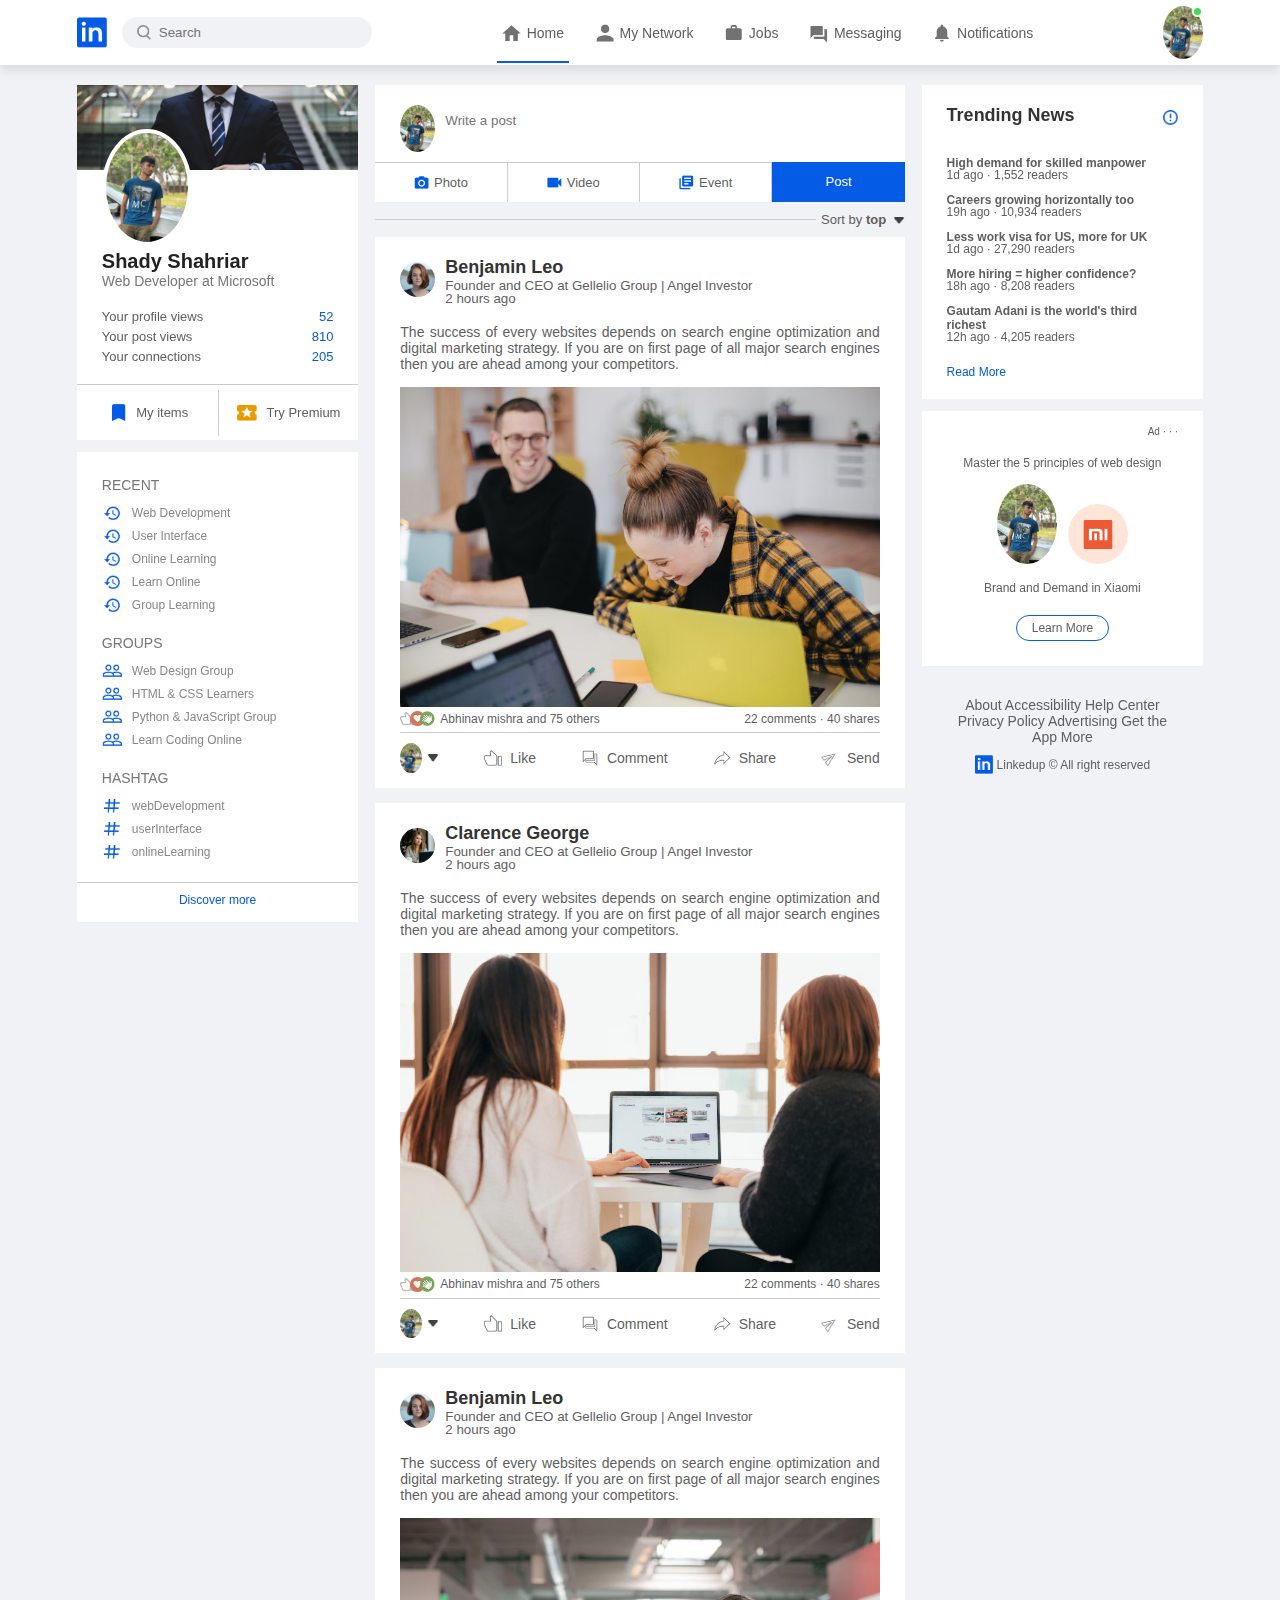
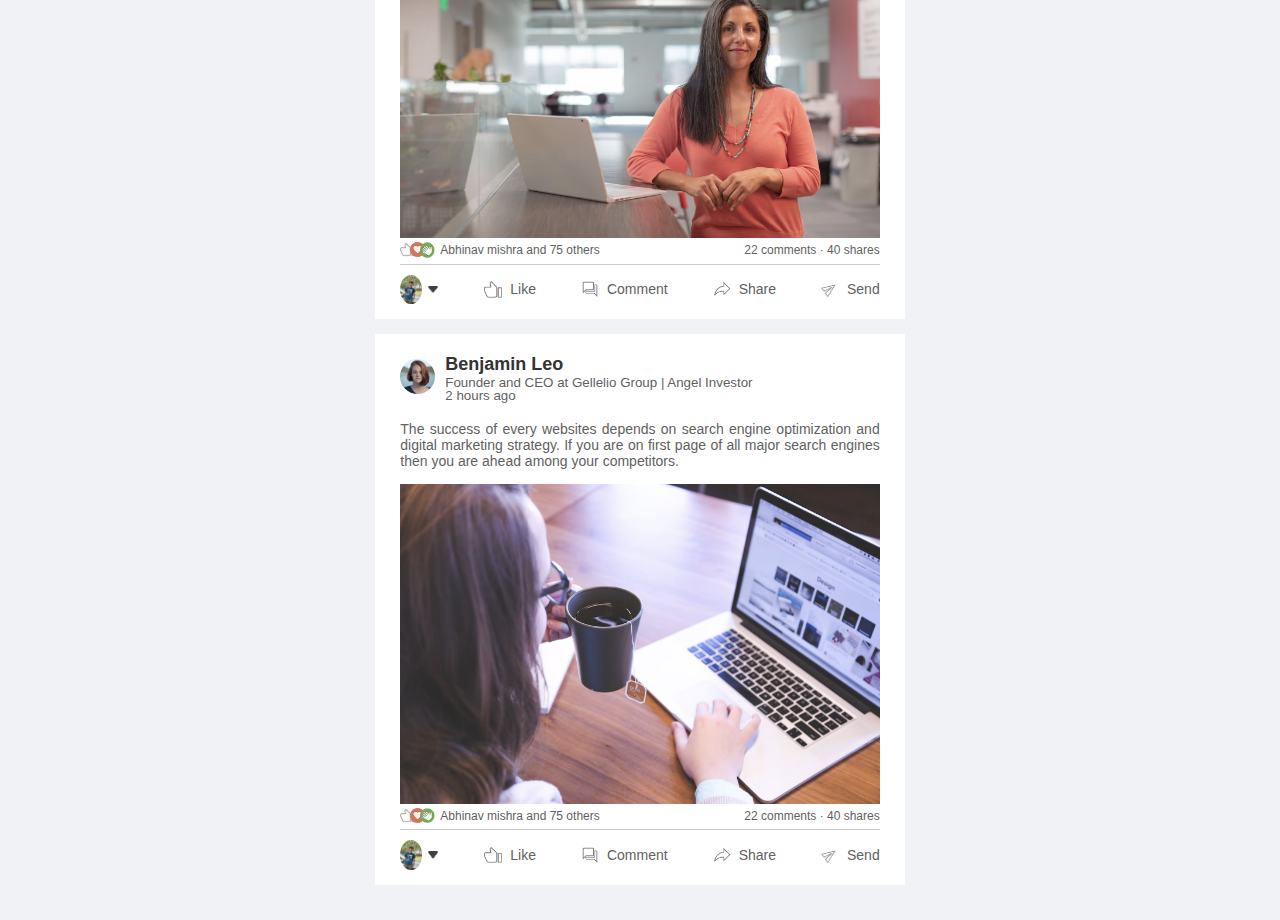
<file: index.html>
<!DOCTYPE html>
<html lang="en">
<head>
    <meta charset="UTF-8">
    <meta http-equiv="X-UA-Compatible" content="IE=edge">
    <meta name="viewport" content="width=device-width, initial-scale=1.0">
    <title>Linkedin Clone by Shady</title>
    <link rel="stylesheet" href="style.css">
</head>
<body>
    
    <nav class="navbar">
        <div class="navbar-left">
            <a href="index.html" class="logo"><img src="images/logo.png" alt=""></a>

            <div class="search-box">
                <img src="images/search.png" alt="">
                <input type="text" placeholder="Search">
            </div>

        </div>
        <div class="navbar-center">
            <ul>
                <li><a href="#" class="active-link"><img src="images/home.png" alt=""><span>Home</span></a></li>
                <li><a href="#"><img src="images/network.png" alt=""><span>My Network</span></a></li>
                <li><a href="#"><img src="images/jobs.png" alt=""><span>Jobs</span></a></li>
                <li><a href="#"><img src="images/message.png" alt=""><span>Messaging</span></a></li>
                <li><a href="#"><img src="images/notification.png" alt=""><span>Notifications</span></a></li>
            </ul>
        </div>
        <div class="navbar-right">
            <div class="online">
                <img src="images/user-1.png" class="nav-profile-img" alt="" onclick="toggleMenu()">
            </div>
        </div>
<!-- -------------Profile-drop-down-menu ------>
        <div class="profile-menu-wrap" id="profileMenu">
            <div class="profile-menu">
                <div class="user-info">
                    <img src="images/user-1.png" alt="">
                    <div>
                        <h3>Shady Shahriar</h3>
                        <a href="profile.html">See your profile</a>
                    </div>
                </div>
                <hr>
                <a href="#" class="profile-menu-link">
                    <img src="images/feedback.png" alt="">
                    <p>Give Feedback</p>
                    <span>></span>
                </a>
                <a href="#" class="profile-menu-link">
                    <img src="images/setting.png" alt="">
                    <p>Settings & Privacy</p>
                    <span>></span>
                </a>
                <a href="#" class="profile-menu-link">
                    <img src="images/help.png" alt="">
                    <p>Help & Support</p>
                    <span>></span>
                </a>
                <a href="#" class="profile-menu-link">
                    <img src="images/display.png" alt="">
                    <p>Display & Accessibility</p>
                    <span>></span>
                </a>
                <a href="#" class="profile-menu-link">
                    <img src="images/logout.png" alt="">
                    <p>Logout</p>
                    <span>></span>
                </a>
            </div>
        </div>

    </nav>

<!-- -----Navbar close----- --> 

<div class="container">
<!-- left-sidebar -->
    <div class="left-sidebar">
        <div class="sidebar-profile-box">
            <img src="images/cover-pic.png" alt="" width="100%">
            <div class="sidebar-profile-info">
                <img src="images/user-1.png" alt="">
                <h1>Shady Shahriar</h1>
                <h3>Web Developer at Microsoft</h3>
                <ul>
                    <li>Your profile views <span>52</span></li>
                    <li>Your post views <span>810</span></li>
                    <li>Your connections <span>205</span></li>
                </ul>
            </div>
            <div class="sidebar-profile-link">
                <a href="#"><img src="images/items.png" alt=""> My items</a>
                <a href="#"><img src="images/premium.png" alt=""> Try Premium</a>
            </div>
        </div>

        <div class="sidebar-activity" id="sidebarActivity">
            <h3>RECENT</h3>
            <a href="#"><img src="images/recent.png" alt=""> Web Development</a>
            <a href="#"><img src="images/recent.png" alt=""> User Interface</a>
            <a href="#"><img src="images/recent.png" alt=""> Online Learning</a>
            <a href="#"><img src="images/recent.png" alt=""> Learn Online</a>
            <a href="#"><img src="images/recent.png" alt=""> Group Learning</a>
            <h3>GROUPS</h3>
            <a href="#"><img src="images/group.png" alt=""> Web Design Group</a>
            <a href="#"><img src="images/group.png" alt=""> HTML & CSS Learners</a>
            <a href="#"><img src="images/group.png" alt=""> Python & JavaScript Group</a>
            <a href="#"><img src="images/group.png" alt=""> Learn Coding Online</a>
            <h3>HASHTAG</h3>
            <a href="#"><img src="images/hashtag.png" alt="">webDevelopment</a>
            <a href="#"><img src="images/hashtag.png" alt="">userInterface</a>
            <a href="#"><img src="images/hashtag.png" alt="">onlineLearning</a>
            <div class="discover-more-link">
                <a href="#">Discover more</a>
            </div>
        </div>

        <p id="showMoreLink" onclick="toggleActivity()">Show more <b>+</b></p>
    </div>
<!-- Main content -->
    <div class="main-content">

        <div class="create-post">
            <div class="create-post-input">
                <img src="images/user-1.png" alt="">
                <textarea  rows="2" placeholder="Write a post"></textarea>
            </div>
            <div class="create-post-links">
                
                <li><img src="images/photo.png" alt="">Photo</li>
                <li><img src="images/video.png" alt="">Video</li>
                <li><img src="images/event.png" alt="">Event</li>
                <li>Post</li>
                
            </div>
        </div>
        <div class="sort-by">
            <hr>
            <p>Sort by <span>top <img src="images/down-arrow.png" alt=""></span></p>
        </div>

        <div class="post">
            <div class="post-author">
                <img src="images/user-3.png" alt="">
                <div>
                    <h1>Benjamin Leo</h1>
                    <small>Founder and CEO at Gellelio Group | Angel Investor</small>
                    <small>2 hours ago</small>
                </div>
            </div>
            <p>The success of every websites depends on search engine optimization and digital marketing strategy. If you are on first page of all major search engines then you are ahead among your competitors.</p>
            <img src="images/post-image-1.png" alt="" width="100%">


            <div class="post-stats">
                <div>
                    <img src="images/thumbsup.png" alt="">
                    <img src="images/love.png" alt="">
                    <img src="images/clap.png" alt="">
                    <span class="liked-user">Abhinav mishra and 75 others</span>
                </div>
                <div>
                    <span>22 comments &middot; 40 shares</span>
                </div>
            </div>
            <div class="post-activity">
                <div>
                    <img src="images/user-1.png" alt="" class="post-activity-user-icon">
                    <img src="images/down-arrow.png" alt="" class="post-activity-arrow-icon">
                </div>
                <div class="post-activity-link">
                    <img src="images/like.png" alt="">
                    <span>Like</span>
                </div>
                <div class="post-activity-link">
                    <img src="images/comment.png" alt="">
                    <span>Comment</span>
                </div>
                <div class="post-activity-link">
                    <img src="images/share.png" alt="">
                    <span>Share</span>
                </div>
                <div class="post-activity-link">
                    <img src="images/send.png" alt="">
                    <span>Send</span>
                </div>
            </div>
        </div>

        <div class="post">
            <div class="post-author">
                <img src="images/user-4.png" alt="">
                <div>
                    <h1>Clarence George</h1>
                    <small>Founder and CEO at Gellelio Group | Angel Investor</small>
                    <small>2 hours ago</small>
                </div>
            </div>
            <p>The success of every websites depends on search engine optimization and digital marketing strategy. If you are on first page of all major search engines then you are ahead among your competitors.</p>
            <img src="images/post-image-2.png" alt="" width="100%">


            <div class="post-stats">
                <div>
                    <img src="images/thumbsup.png" alt="">
                    <img src="images/love.png" alt="">
                    <img src="images/clap.png" alt="">
                    <span class="liked-user">Abhinav mishra and 75 others</span>
                </div>
                <div>
                    <span>22 comments &middot; 40 shares</span>
                </div>
            </div>
            <div class="post-activity">
                <div>
                    <img src="images/user-1.png" alt="" class="post-activity-user-icon">
                    <img src="images/down-arrow.png" alt="" class="post-activity-arrow-icon">
                </div>
                <div class="post-activity-link">
                    <img src="images/like.png" alt="">
                    <span>Like</span>
                </div>
                <div class="post-activity-link">
                    <img src="images/comment.png" alt="">
                    <span>Comment</span>
                </div>
                <div class="post-activity-link">
                    <img src="images/share.png" alt="">
                    <span>Share</span>
                </div>
                <div class="post-activity-link">
                    <img src="images/send.png" alt="">
                    <span>Send</span>
                </div>
            </div>
        </div>

        <div class="post">
            <div class="post-author">
                <img src="images/user-3.png" alt="">
                <div>
                    <h1>Benjamin Leo</h1>
                    <small>Founder and CEO at Gellelio Group | Angel Investor</small>
                    <small>2 hours ago</small>
                </div>
            </div>
            <p>The success of every websites depends on search engine optimization and digital marketing strategy. If you are on first page of all major search engines then you are ahead among your competitors.</p>
            <img src="images/post-image-3.png" alt="" width="100%">


            <div class="post-stats">
                <div>
                    <img src="images/thumbsup.png" alt="">
                    <img src="images/love.png" alt="">
                    <img src="images/clap.png" alt="">
                    <span class="liked-user">Abhinav mishra and 75 others</span>
                </div>
                <div>
                    <span>22 comments &middot; 40 shares</span>
                </div>
            </div>
            <div class="post-activity">
                <div>
                    <img src="images/user-1.png" alt="" class="post-activity-user-icon">
                    <img src="images/down-arrow.png" alt="" class="post-activity-arrow-icon">
                </div>
                <div class="post-activity-link">
                    <img src="images/like.png" alt="">
                    <span>Like</span>
                </div>
                <div class="post-activity-link">
                    <img src="images/comment.png" alt="">
                    <span>Comment</span>
                </div>
                <div class="post-activity-link">
                    <img src="images/share.png" alt="">
                    <span>Share</span>
                </div>
                <div class="post-activity-link">
                    <img src="images/send.png" alt="">
                    <span>Send</span>
                </div>
            </div>
        </div>

        <div class="post">
            <div class="post-author">
                <img src="images/user-3.png" alt="">
                <div>
                    <h1>Benjamin Leo</h1>
                    <small>Founder and CEO at Gellelio Group | Angel Investor</small>
                    <small>2 hours ago</small>
                </div>
            </div>
            <p>The success of every websites depends on search engine optimization and digital marketing strategy. If you are on first page of all major search engines then you are ahead among your competitors.</p>
            <img src="images/post-image-4.png" alt="" width="100%">


            <div class="post-stats">
                <div>
                    <img src="images/thumbsup.png" alt="">
                    <img src="images/love.png" alt="">
                    <img src="images/clap.png" alt="">
                    <span class="liked-user">Abhinav mishra and 75 others</span>
                </div>
                <div>
                    <span>22 comments &middot; 40 shares</span>
                </div>
            </div>
            <div class="post-activity">
                <div>
                    <img src="images/user-1.png" alt="" class="post-activity-user-icon">
                    <img src="images/down-arrow.png" alt="" class="post-activity-arrow-icon">
                </div>
                <div class="post-activity-link">
                    <img src="images/like.png" alt="">
                    <span>Like</span>
                </div>
                <div class="post-activity-link">
                    <img src="images/comment.png" alt="">
                    <span>Comment</span>
                </div>
                <div class="post-activity-link">
                    <img src="images/share.png" alt="">
                    <span>Share</span>
                </div>
                <div class="post-activity-link">
                    <img src="images/send.png" alt="">
                    <span>Send</span>
                </div>
            </div>
        </div>

    </div>
<!-- right side-bar -->
    <div class="right-sidebar">
        <div class="sidebar-news">
            <img src="images/more.png" alt="" class="info-icon">
            <h3>Trending News</h3>
            <a href="#">High demand for skilled manpower</a>
            <span>1d ago &middot; 1,552 readers</span>

            <a href="#">Careers growing horizontally too</a>
            <span>19h ago &middot; 10,934 readers</span>

            <a href="#">Less work visa for US, more for UK</a>
            <span>1d ago &middot; 27,290 readers</span>

            <a href="#">More hiring = higher confidence?</a>
            <span>18h ago &middot; 8,208 readers</span>

            <a href="#">Gautam Adani is the world's third richest</a>
            <span>12h ago &middot; 4,205 readers</span>

            <a href="#" class="read-more-link">Read More</a>
        </div>

        <div class="sidebar-ad">
            <small>Ad &middot; &middot; &middot;</small>
            <p>Master the 5 principles of web design</p>
            <div>
                <img src="images/user-1.png" alt="">
                <img src="images/mi-logo.png" alt="">
            </div>
            <b>Brand and Demand in Xiaomi</b>
            <a href="#" class="ad-link">Learn More</a>
        </div>

        <div class="sidebar-useful-links">
            <a href="#">About</a>
            <a href="#"> Accessibility</a>
            <a href="#"> Help Center</a>
            <a href="#"> Privacy Policy</a>
            <a href="#"> Advertising</a>
            <a href="#"> Get the App</a>
            <a href="#"> More</a>

            <div class="copyright-msg">
                <img src="images/logo.png" alt="">
                <p>Linkedup &#169; All right reserved</p>
            </div>
        </div>

    </div>
</div>

<script>
    let profileMenu = document.getElementById("profileMenu");
    function toggleMenu(){
        profileMenu.classList.toggle("open-menu");
    }

</script>

<script>

    let sideActivity = document.getElementById("sidebarActivity");
    let moreLink = document.getElementById("showMoreLink");

    function toggleActivity(){
        sideActivity.classList.toggle("open-activity");

        if(sideActivity.classList.contains("open-activity")){
            moreLink.innerText =  "Show less -";
        }
        else{
            moreLink.innerHTML = "Show more <b>+</b>"
        }
    }

</script>

</body>
</html>
</file>
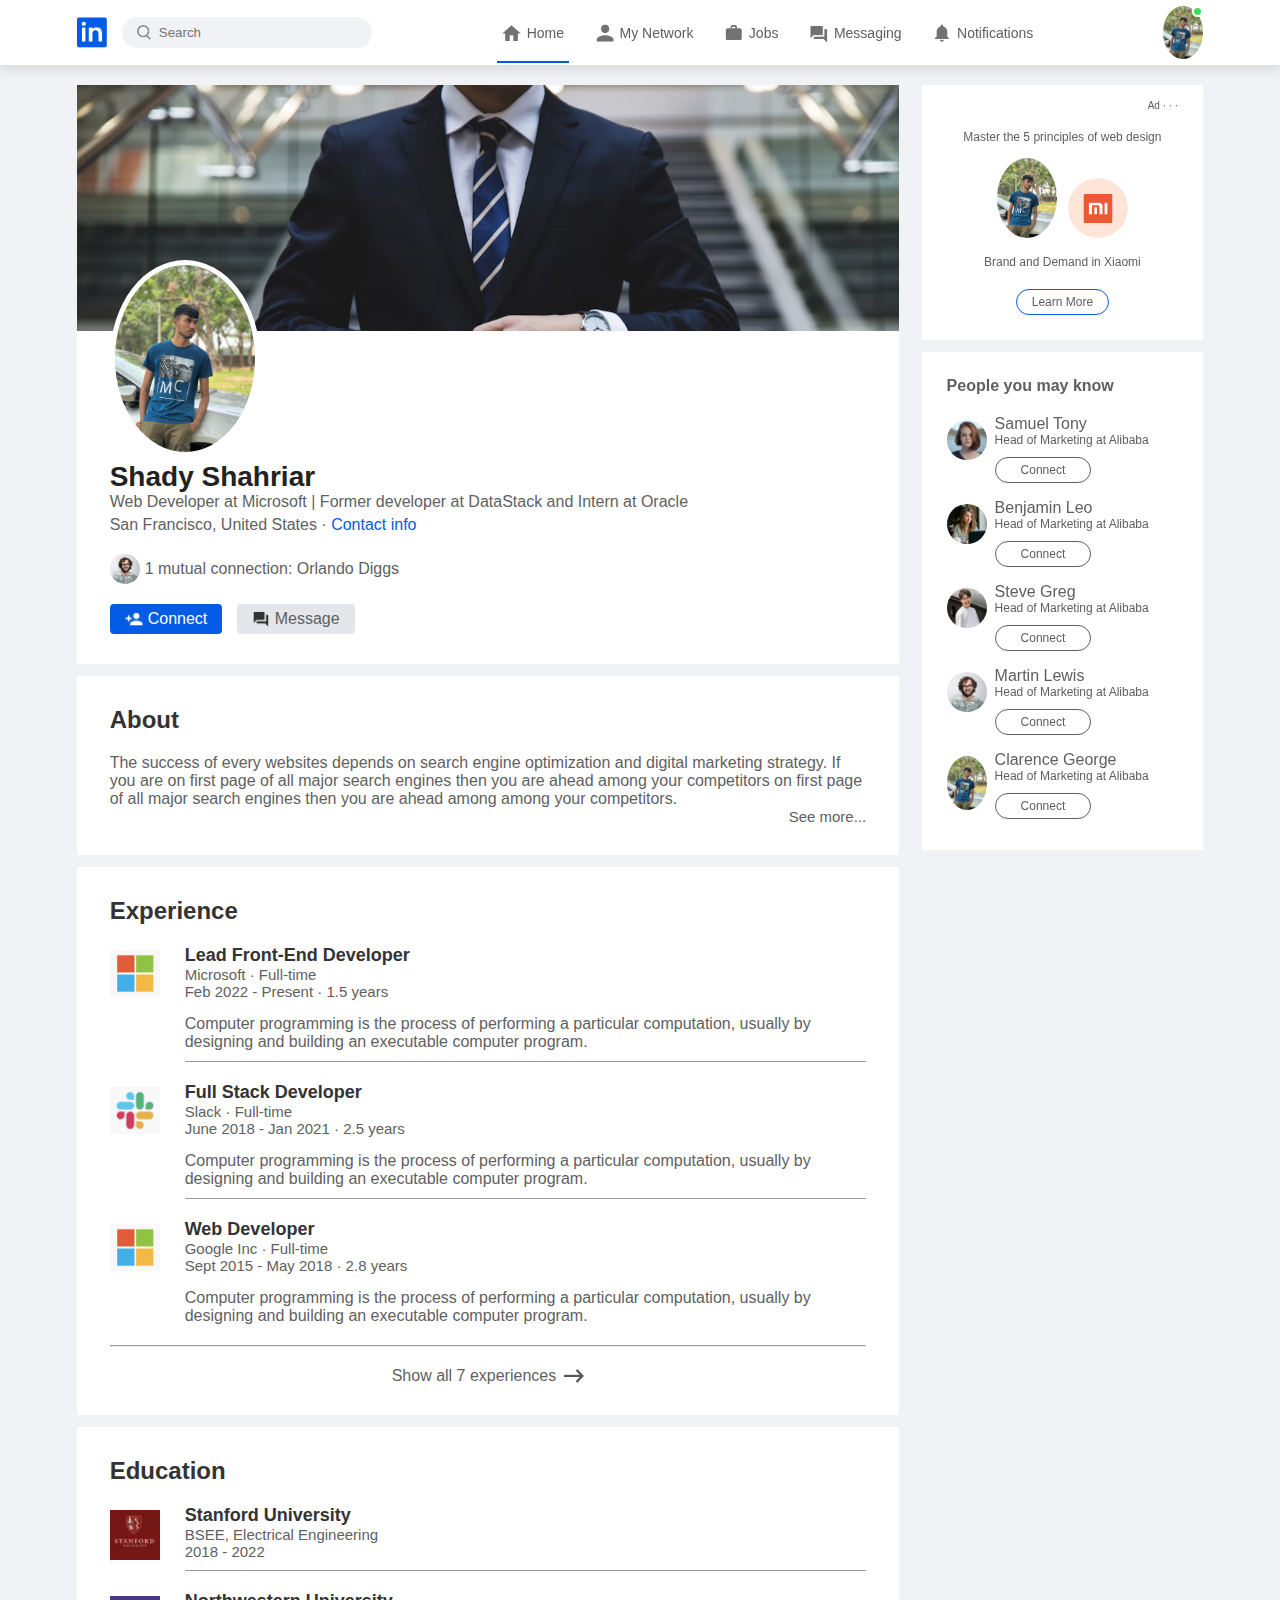
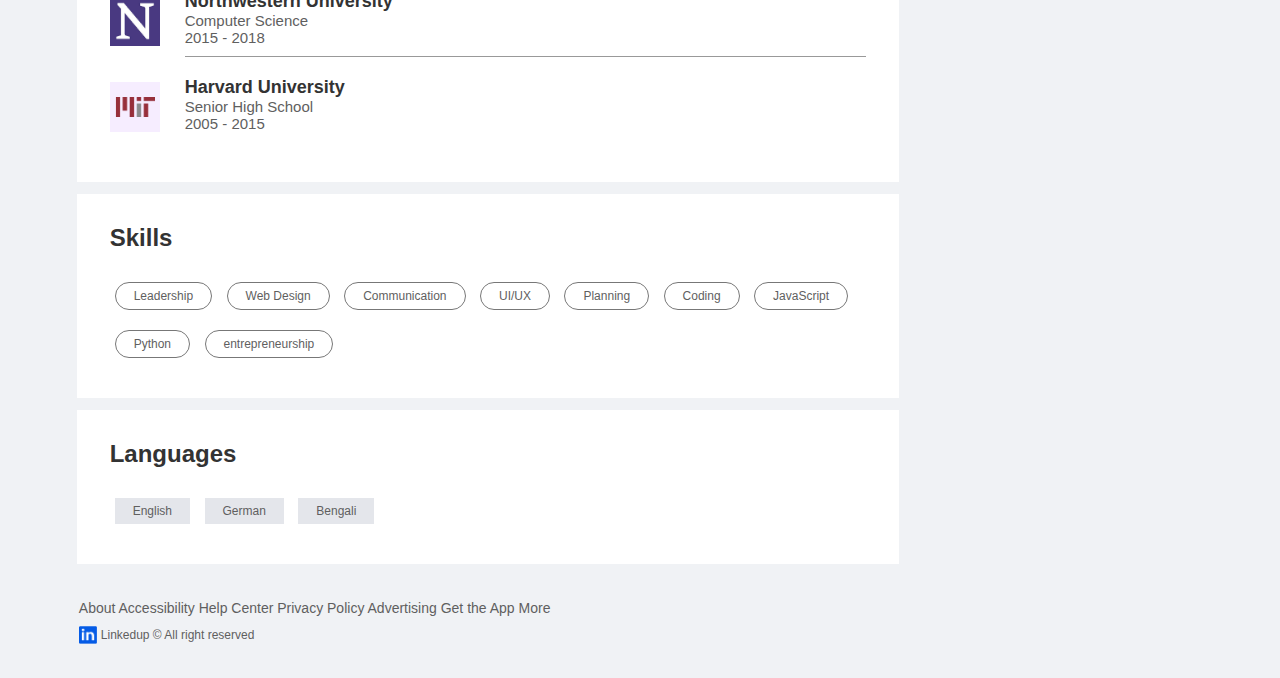
<file: profile.html>
<!DOCTYPE html>
<html lang="en">
<head>
    <meta charset="UTF-8">
    <meta http-equiv="X-UA-Compatible" content="IE=edge">
    <meta name="viewport" content="width=device-width, initial-scale=1.0">
    <title>Linkedin Clone by Shady</title>
    <link rel="stylesheet" href="style.css">
</head>
<body>
    
    <nav class="navbar">
        <div class="navbar-left">
            <a href="index.html" class="logo"><img src="images/logo.png" alt=""></a>

            <div class="search-box">
                <img src="images/search.png" alt="">
                <input type="text" placeholder="Search">
            </div>

        </div>
        <div class="navbar-center">
            <ul>
                <li><a href="#" class="active-link"><img src="images/home.png" alt=""><span>Home</span></a></li>
                <li><a href="#"><img src="images/network.png" alt=""><span>My Network</span></a></li>
                <li><a href="#"><img src="images/jobs.png" alt=""><span>Jobs</span></a></li>
                <li><a href="#"><img src="images/message.png" alt=""><span>Messaging</span></a></li>
                <li><a href="#"><img src="images/notification.png" alt=""><span>Notifications</span></a></li>
            </ul>
        </div>
        <div class="navbar-right">
            <div class="online">
                <img src="images/user-1.png" class="nav-profile-img" alt="" onclick="toggleMenu()">
            </div>
        </div>
<!-- -------------Profile-drop-down-menu ------>
        <div class="profile-menu-wrap" id="profileMenu">
            <div class="profile-menu">
                <div class="user-info">
                    <img src="images/user-1.png" alt="">
                    <div>
                        <h3>Shady Shahriar</h3>
                        <a href="profile.html">See your profile</a>
                    </div>
                </div>
                <hr>
                <a href="#" class="profile-menu-link">
                    <img src="images/feedback.png" alt="">
                    <p>Give Feedback</p>
                    <span>></span>
                </a>
                <a href="#" class="profile-menu-link">
                    <img src="images/setting.png" alt="">
                    <p>Settings & Privacy</p>
                    <span>></span>
                </a>
                <a href="#" class="profile-menu-link">
                    <img src="images/help.png" alt="">
                    <p>Help & Support</p>
                    <span>></span>
                </a>
                <a href="#" class="profile-menu-link">
                    <img src="images/display.png" alt="">
                    <p>Display & Accessibility</p>
                    <span>></span>
                </a>
                <a href="#" class="profile-menu-link">
                    <img src="images/logout.png" alt="">
                    <p>Logout</p>
                    <span>></span>
                </a>
            </div>
        </div>

    </nav>

<!-- -----Navbar close----- --> 

<div class="container">
    <div class="profile-main">
        <div class="profile-container">
            <img src="images/cover-pic.png" alt="" width="100%">
            <div class="profile-container-inner">
                <img src="images/user-1.png" alt="" class="profile-pic">
                <h1>Shady Shahriar</h1>
                <b>Web Developer at Microsoft | Former developer at DataStack and Intern at Oracle</b>
                <p>San Francisco, United States &middot; <a href="#">Contact info</a></p>
                <div class="mutual-connection">
                    <img src="images/user-2.png" alt="">
                    <span>1 mutual connection: Orlando Diggs</span>
                </div>
                <div class="profile-btn">
                    <a href="#" class="primary-btn"><img src="images/connect.png" alt="">Connect</a>
                    <a href="#"><img src="images/chat.png" alt="">Message</a>
                </div>
            </div>
        </div>

        <div class="profile-description">
            <h2>About</h2>
            <p>The success of every websites depends on search engine optimization and digital marketing strategy. If you are on first page of all major search engines then you are ahead among your competitors on first page of all major search engines then you are ahead among among your competitors.</p>
            <a href="#" class="see-more-link">See more...</a>
        </div>

        <div class="profile-description">
            <h2>Experience</h2>
            <div class="profile-desc-row">
                <img src="images/microsoft.png" alt="">
                <div>
                    <h3>Lead Front-End Developer</h3>
                    <b>Microsoft &middot; Full-time</b>
                    <b>Feb 2022 - Present &middot; 1.5 years</b>
                    <p>Computer  programming is the process of performing a particular computation, usually by designing and building an executable computer program.</p>
                    <hr>
                </div>
            </div>
            <div class="profile-desc-row">
                <img src="images/slack.png" alt="">
                <div>
                    <h3>Full Stack Developer</h3>
                    <b>Slack &middot; Full-time</b>
                    <b>June 2018 - Jan 2021 &middot; 2.5 years</b>
                    <p>Computer  programming is the process of performing a particular computation, usually by designing and building an executable computer program.</p>
                    <hr>
                </div>
            </div>
            <div class="profile-desc-row">
                <img src="images/microsoft.png" alt="">
                <div>
                    <h3>Web Developer</h3>
                    <b>Google Inc &middot; Full-time</b>
                    <b>Sept 2015 - May 2018 &middot; 2.8 years</b>
                    <p>Computer  programming is the process of performing a particular computation, usually by designing and building an executable computer program.</p>
                </div>
            </div>
            <hr>
            <a href="#" class="experience-link">Show all 7 experiences <img src="images/right-arrow.png" alt=""></a>
        </div>

        <div class="profile-description">
            <h2>Education</h2>
            <div class="profile-desc-row">
                <img src="images/stanford.png" alt="">
                <div>
                    <h3>Stanford University</h3>
                    <b>BSEE, Electrical Engineering</b>
                    <b>2018 - 2022</b>
                    <hr>
                </div>
            </div>
            <div class="profile-desc-row">
                <img src="images/north.png" alt="">
                <div>
                    <h3>Northwestern University</h3>
                    <b>Computer Science</b>
                    <b>2015 - 2018</b>
                    <hr>
                </div>
            </div>
            <div class="profile-desc-row">
                <img src="images/mit.png" alt="">
                <div>
                    <h3>Harvard University</h3>
                    <b>Senior High School</b>
                    <b>2005 - 2015</b>
                </div>
            </div>
        </div>
        <div class="profile-description">
            <h2>Skills</h2>
            <a href="#" class="skills-btn">Leadership</a>
            <a href="#" class="skills-btn">Web Design</a>
            <a href="#" class="skills-btn">Communication</a>
            <a href="#" class="skills-btn">UI/UX</a>
            <a href="#" class="skills-btn">Planning</a>
            <a href="#" class="skills-btn">Coding</a>
            <a href="#" class="skills-btn">JavaScript</a>
            <a href="#" class="skills-btn">Python</a>
            <a href="#" class="skills-btn">entrepreneurship</a>
        </div>
        <div class="profile-description">
            <h2>Languages</h2>
            <a href="#" class="language-btn">English</a>
            <a href="#" class="language-btn">German</a>
            <a href="#" class="language-btn">Bengali</a>
        </div>

    </div>
<!----------Profile-sidebar------->
    <div class="profile-sidebar">

        <div class="sidebar-ad">
            <small>Ad &middot; &middot; &middot;</small>
            <p>Master the 5 principles of web design</p>
            <div>
                <img src="images/user-1.png" alt="">
                <img src="images/mi-logo.png" alt="">
            </div>
            <b>Brand and Demand in Xiaomi</b>
            <a href="#" class="ad-link">Learn More</a>
        </div>

        <div class="sidebar-people">
            <h3>People you may know</h3>
            <div class="sidebar-people-row">
                <img src="images/user-3.png" alt="">
                <div>
                    <h2>Samuel Tony</h2>
                    <p>Head of Marketing at Alibaba</p>
                    <a href="#">Connect</a>
                </div>
            </div>
            <div class="sidebar-people-row">
                <img src="images/user-4.png" alt="">
                <div>
                    <h2>Benjamin Leo</h2>
                    <p>Head of Marketing at Alibaba</p>
                    <a href="#">Connect</a>
                </div>
            </div>
            <div class="sidebar-people-row">
                <img src="images/user-5.png" alt="">
                <div>
                    <h2>Steve Greg</h2>
                    <p>Head of Marketing at Alibaba</p>
                    <a href="#">Connect</a>
                </div>
            </div>
            <div class="sidebar-people-row">
                <img src="images/user-2.png" alt="">
                <div>
                    <h2>Martin Lewis</h2>
                    <p>Head of Marketing at Alibaba</p>
                    <a href="#">Connect</a>
                </div>
            </div>
            <div class="sidebar-people-row">
                <img src="images/user-1.png" alt="">
                <div>
                    <h2>Clarence George</h2>
                    <p>Head of Marketing at Alibaba</p>
                    <a href="#">Connect</a>
                </div>
            </div>
        </div>

    </div>
</div>

<div class="profile-footer">
    <div class="sidebar-useful-links">
        <a href="#">About</a>
        <a href="#"> Accessibility</a>
        <a href="#"> Help Center</a>
        <a href="#"> Privacy Policy</a>
        <a href="#"> Advertising</a>
        <a href="#"> Get the App</a>
        <a href="#"> More</a>

        <div class="copyright-msg">
            <img src="images/logo.png" alt="">
            <p>Linkedup &#169; All right reserved</p>
        </div>
    </div>
</div>

<script>
    let profileMenu = document.getElementById("profileMenu");
    function toggleMenu(){
        profileMenu.classList.toggle("open-menu");
    }

</script>

</body>
</html>
</file>
<file: style.css>
*{
    margin: 0;
    padding: 0;
    font-family: 'Poppins', sans-serif;
    box-sizing: border-box;
}

body{
    background: #f0f2f5;
    color: #5f5f5f;
}

a{
    text-decoration: none;
    color: #5f5f5f;
}

.navbar{
    display: flex;
    align-items: center;
    justify-content: space-between;
    background: #fff;
    padding: 6px 6%;
    position: sticky;
    top: 0;
    z-index: 100;
    box-shadow: 0 5px 10px rgba(0, 0, 0, 0.1);
}

.logo img{
    width: 30px;
    margin-right: 15px;
    display: block;
}

.navbar-center ul li{
    display: inline-block;
    list-style: none;
}

.navbar-center ul li a{
    display: flex;
    align-items: center;
    font-size: 14px;
    margin: 5px 8px;
    padding-right: 5px;
    position: relative;
}

.navbar-center ul li a img{
    width: 30px;
}

.navbar-center ul li a::after{
    content: '';
    width: 0;
    height: 2px;
    background: #045be6;
    position: absolute;
    bottom: -15px;
    transition: width 0.3s;
}

.navbar-center ul li a:hover::after, 
.navbar-center ul li a.active-link::after
{
    width: 100%;
}

.nav-profile-img{
    width: 40px;
    border-radius: 50%;
    display: block;
    cursor: pointer;
    position: relative;
}

.online{
    position: relative;

}

.online::after{
    content: '';
    width: 7px;
    height: 7px;
    border: 2px solid #fff;
    border-radius: 50%;
    right: 0px;
    top: 0px;
    background: #41db51;
    position: absolute;
}

.search-box{
    background: #f0f2f5;
    width: 250px;
    border-radius: 20px;
    display: flex;
    align-items: center;
    padding: 0 15px;
}

.navbar-left{
    display: flex;
    align-items: center;
}

.search-box img{
    width: 14px;

}

.search-box input{
    width: 100%;
    background: transparent;
    padding: 8px;
    outline: none;
    border: 0;
}
/* navbar end */

.container{
    padding: 20px 6%;
    display: flex;
    flex-wrap: wrap;
    justify-content: space-between;
}

/* Left sidebar */
.left-sidebar{
    flex-basis: 25%;
    align-self: flex-start;
    position: sticky;
    top: 73px;
}

.sidebar-profile-box{
    background: #fff;
}

.sidebar-profile-info{
    padding: 0 25px;
}

.sidebar-profile-info img{
    width: 90px;
    border-radius: 50%;
    padding: 4px;
    background: #fff;
    margin-top: -45px;
}

.sidebar-profile-info h1{
    font-size: 20px;
    font-weight: 600;
    color: #222;
}

.sidebar-profile-info h3{
    font-size: 14px;
    font-weight: 500;
    color: #777;
}

.sidebar-profile-info ul{
    list-style: none;
    margin: 20px 0;
}

.sidebar-profile-info ul li{
    width: 100%;
    margin: 5px 0;
    font-size: 13px;
}

.sidebar-profile-info ul li span{
    float: right;
    color: #045be6;
}

.sidebar-profile-link{
    display: flex;
    align-items: center;
    border-top: 1px solid #ccc;
}

.sidebar-profile-link a{
    flex-basis: 50%;
    display: flex;
    align-items: center;
    justify-content: center;
    padding: 15px 0;
    font-size: 13px;
    border-left: 1px solid #ccc;
}

.sidebar-profile-link a:first-child{
    border-left: 0;
}

.sidebar-profile-link a img{
    width: 20px;
    margin-right: 10px;
}

.sidebar-activity{
    background: #fff;
    padding: 5px 25px;
    margin: 12px 0;
}

.sidebar-activity h3{
    color: #777;
    font-size: 14px;
    font-weight: 500;
    margin: 20px 0 10px;
}

.sidebar-activity a{
    display: flex;
    align-items: center;
    font-size: 12px;
    font-weight: 500;
    color: #888;
    margin: 3px 0;
}

.sidebar-activity a img{
    width: 20px;
    margin-right: 10px;
}

.discover-more-link{
    border-top: 1px solid #ccc;
    text-align: center;
    margin-top: 20px;
    margin-left: -25px;
    margin-right: -25px;
}

.discover-more-link a{
    color: #045be6;
    display: inline-block;
    margin: 10px 0;
}



/* Right sidebar */
.right-sidebar{
    flex-basis: 25%;
    align-self: flex-start;
    position: sticky;
    top: 73px;
}

.sidebar-news{
    background: #fff;
    padding: 10px 25px;
}

.info-icon{
    width: 15px;
    float: right;
    margin-top: 15px;
}

.sidebar-news h3{
    font-size: 18px;
    font-weight: 600;
    color: #333;
    margin: 10px 0 30px;
}

.sidebar-news a{
    display: block;
    font-size: 12px;
    font-weight: 600;
    margin-top: 10px;
    margin-bottom: -5px;
}

.sidebar-news span{
    font-size: 12px;
}

.sidebar-news .read-more-link{
    color: #045be6;
    font-weight: 500;
    margin: 20px 0 10px;
}

.sidebar-ad{
    background: #fff;
    padding: 15px 25px;
    text-align: center;
    margin: 12px 0;
    font-size: 12px;
}

.sidebar-ad img{
    width: 60px;
    border-radius: 50%;
    margin: 4px;
}

.sidebar-ad small{
    float: right;
    font-weight: 500;
}

.sidebar-ad p{
    margin-top: 30px;
    margin-bottom: 10px;
}

.sidebar-ad b{
    display: block;
    font-weight: 500;
    margin-top: 10px;
}

.ad-link{
    display: inline-block;
    border: 1px solid #045be6;
    border-radius: 30px;
    padding: 5px 15px;
    font-weight: 500;
    margin: 20px auto 10px;
}

.sidebar-useful-links{
    padding: 15px 25px;
    text-align: center;
}

.sidebar-useful-links{
    display: inline-block;
    font-size: 14px;
    margin: 4px 2px;
}

.copyright-msg{
    display: flex;
    align-items: center;
    justify-content: center;
    font-size: 12px;
    margin-top: 10px;
    font-weight: 500;
}

.copyright-msg img{
    width: 18px;
    margin-right: 4px;
}




/* Main Content */
.main-content{
    flex-basis: 47%;
}

.create-post{
    background: #fff;
}

.create-post-input{
    padding: 20px 25px 10px;
    display: flex;
    align-items: flex-start;
}

.create-post-input img{
    width: 35px;
    border-radius: 50%;
    margin-right: 10px;
}

.create-post-input textarea{
    width: 100%;
    border: 0;
    outline: 0;
    background: transparent;
    resize: none;
    margin-top: 8px;
}

::placeholder{
    font-weight: 500;
}

.create-post-links{
    display: flex;
    align-items: flex-start;
}

.create-post-links li{
    list-style: none;
    border-top: 1px solid #ccc;
    border-right: 1px solid #ccc;
    flex-basis: 25%;
    height: 40px;
    font-size: 13px;
    display: flex;
    align-items: center;
    justify-content: center;
    cursor: pointer;
}

.create-post-links li img{
    width: 15px;
    margin-right: 5px;
}

.create-post-links li:last-child{
    background: #045be6;
    color: #fff;
    border-right: 0;
    border-top: 0;
}

.sort-by{
    display: flex;
    align-items: center;
    margin: 10px 0;
}

.sort-by hr{
    flex: 1;
    border: 0;
    height: 1px;
    background: #ccc;
}

.sort-by p{
    font-size: 13px;
    padding-left: 5px;
}

.sort-by p span{
    font-weight: 600;
    cursor: pointer;
}

.sort-by p span img{
    width: 12px;
    margin-left: 3px;
}

.post{
    background: #fff;
    padding: 20px 25px 5px;
    margin: 5px 0 15px;
}

.post-author{
    display: flex;
    align-items: flex-start;
    margin-bottom: 20px;
}

.post-author img{
    width: 35px;
    border-radius: 50%;
    margin-right: 10px;
    margin-top: 5px;
}

.post-author h1{
    font-size: 18px;
    font-weight: 600;
    color: #333;
}

.post-author small{
    display: block;
    margin-bottom: -2px;
}

.post p{
    font-size: 14px;
    margin-bottom: 15px;
    text-align: justify;
}

.post-stats{
    display: flex;
    flex-wrap: wrap;
    align-items: center;
    justify-content: space-between;
    font-size: 12px;
    border-bottom: 1px solid #ccc;
    padding-bottom: 6px;
}

.post-stats div{
    display: flex;
    align-items: center;
}

.post-stats img{
    width: 15px;
    margin-right: -5px;
}

.liked-user{
    margin-left: 10px;
}

.post-activity{
    display: flex;
    align-items: center;
    justify-content: space-between;
    padding: 10px 0;
    font-size: 14px;
    font-weight: 500;
}

.post-activity div{
    display: flex;
    align-items: center;
}

.post-activity-user-icon{
    width: 22px;
    border-radius: 50%;
}

.post-activity-arrow-icon{
    width: 12px;
    margin-left: 5px;
}

.post-activity-link img{
    width: 18px;
    margin-right: 8px;
}


/*-------Profile-drop-down-menu------*/
.profile-menu-wrap{
    position: absolute;
    top: 100%;
    right: 5%;
    width: 320px;
    max-height: 0;
    overflow: hidden;
    transition: max-height 0.5s;
}

.profile-menu-wrap.open-menu{
    max-height: 400px;
}

.profile-menu{
    background: #222;
    color: #fff;
    padding: 20px;
    margin: 10px;
}

.user-info{
    display: flex;
    align-items: center;
}

.user-info img{
    width: 50px;
    border-radius: 50%;
    margin-right: 15px;
}

.user-info h3{
    font-weight: 500;
    margin-bottom: -7px;
}

.user-info a{
    color: #c9dbf8;
    font-size: 13px;
}

.profile-menu hr{
    border: 0;
    height: 1px;
    width: 100%;
    background: #fff;
    margin: 15px 0 10px;
}

.profile-menu-link{
    display: flex;
    align-items: center;
    color: #fff;
    margin: 12px 0;
    font-size: 14px;
}

.profile-menu-link p{
    width: 100%;
}

.profile-menu-link img{
    width: 35px;
    border-radius: 50%;
    margin-right: 15px;
}

/*---------- profile-page----------- */

.profile-main{
    flex-basis: 73%;
}

.profile-sidebar{
    flex-basis: 25%;
    align-self: flex-start;
    position: sticky;
    top: 73px;
}

.profile-container{
    background: #fff;
}

.profile-container-inner{
    padding: 0 4% 10px;
}

.profile-pic{
    width: 150px;
    border-radius: 50%;
    margin-top: -75px;
    padding: 5px;
    background: #fff;
}

.profile-container h1{
    font-size: 28px;
    font-weight: 600px;
    color: #222;
}

.profile-container b{
    font-weight: 500;
}

.profile-container p{
    margin-top: 5px;
}

.profile-container p a{
    color: #045be6;
    font-weight: 500;
}

.mutual-connection{
    display: flex;
    align-items: center;
    margin: 20px 0;
}

.mutual-connection img{
    width: 30px;
    border-radius: 50%;
    margin-right: 5px;
}

.profile-btn{
    margin: 20px 0;
}

.profile-btn a{
    display: inline-flex;
    align-items: center;
    background: #e4e6eb;
    padding: 6px 15px;
    border-radius: 4px;
    margin-right: 10px;
}

.profile-btn a img{
    width: 18px;
    margin-right: 5px;
}

.profile-btn .primary-btn{
    background: #045be6;
    color: #fff;
}

.profile-description{
    background: #fff;
    padding: 20px 4% 30px;
    margin: 12px 0;
}

.profile-description h2{
    color: #333;
    margin: 10px 0 20px;
    font-weight: 600;
}

.see-more-link{
    display: block;
    text-align: right;
    font-size: 15px;
}

.profile-desc-row{
    display: flex;
    align-items: flex-start;
    margin: 20px 0;
}

.profile-desc-row img{
    width: 50px;
    margin-right: 25px;
    margin-top: 5px;
}

.profile-desc-row div{
    width: 100%;
}

.profile-desc-row h3{
    font-size: 18px;
    font-weight: 600;
    color: #333;
}

.profile-desc-row b{
    display: block;
    font-weight: 500;
    font-size: 15px;
}

.profile-desc-row p{
    margin-top: 15px;
}

.profile-desc-row hr{
    border: 0;
    border-bottom: 1px solid #999;
    margin-top: 10px;
}

.experience-link{
    display: flex;
    align-items: center;
    justify-content: center;
    padding-top: 20px;
    font-weight: 500;
}

.experience-link img{
    width: 20px;
    margin-left: 8px;
}

.skills-btn{
    display: inline-block;
    margin: 10px 5px;
    padding: 6px 18px;
    border: 1px solid #777;
    border-radius: 30px;
    font-size: 12px;
    font-weight: 500;
}

.language-btn{
    display: inline-block;
    margin: 10px 5px;
    padding: 6px 18px;
    background: #e4e6eb;
    font-size: 12px;
    font-weight: 500;
}

/*-------Profile-right-sidebar-----*/
.profile-sidebar .sidebar-ad{
    margin: 0;
}

.sidebar-people{
    background: #fff;
    padding: 15px 25px;
    margin: 12px 0;
    font-size: 12px;
}

.sidebar-people h3{
    font-size: 16px;
    font-weight: 600;
    margin: 10px 0 20px;
}

.sidebar-people-row{
    display: flex;
    align-items: flex-start;
    margin: 6px 0;
}

.sidebar-people-row img{
    width: 40px;
    border-radius: 50%;
    margin-right: 8px;
    margin-top: 5px;
}

.sidebar-people-row div h2{
    font-weight: 500;
    font-size: 16px;
}

.sidebar-people-row div a{
    display: inline-block;
    margin: 10px 0;
    padding: 5px 25px;
    border: 1px solid #5f5f5f;
    border-radius: 30px;
    font-weight: 500;
}

.profile-footer{
    padding: 0 6% 30px;
}

.profile-footer .sidebar-useful-links{
    text-align: left;
    padding: 0;
}
.profile-footer .copyright-msg{
    justify-content: flex-start;
}

#showMoreLink{
    display: none;
}

/*======== media query for small screen----*/
@media only screen and (max-width: 600px){
    .search-box{
        background: transparent;
        width: auto;
        padding: 0;
    }
    .search-box input{
        width: 0;
        padding: 0;
    }
    .navbar-center ul li a span{
        display: none;
    }
    .navbar-center ul li a{
        padding-right: 0;
        margin: 5px;
    }
    .nav-profile-img{
        width: 30px;
    }
    .container{
        padding: 15px 3%;
    }
    .left-sidebar, .right-sidebar{
        flex-basis: 100%;
        position: relative;
        top: unset;
    }
    .main-content{
        flex-basis: 100%;
    }
    .post-stats div{
        margin: 2px 0;
    }
    .post-activity-link span{
        display: none;
    }
    .post-activity-link img{
        margin-right: 0;
    }
    .profile-main, .profile-sidebar{
        flex-basis: 100%;
    }
    .profile-container{
        font-size: 14px;
    }
    .profile-pic{
        width: 100px;
        margin-top: -50px;
    }
    .profile-description{
        font-size: 14px;
    }
    #showMoreLink{
        display: block;
        width: moz-fit-content;
        margin: 10px auto;
        font-size: 14px;
        cursor: pointer;
    }
    .sidebar-activity{
        display: none;
    }
    .sidebar-activity.open-activity{
        display: block;
    }
}
</file>
